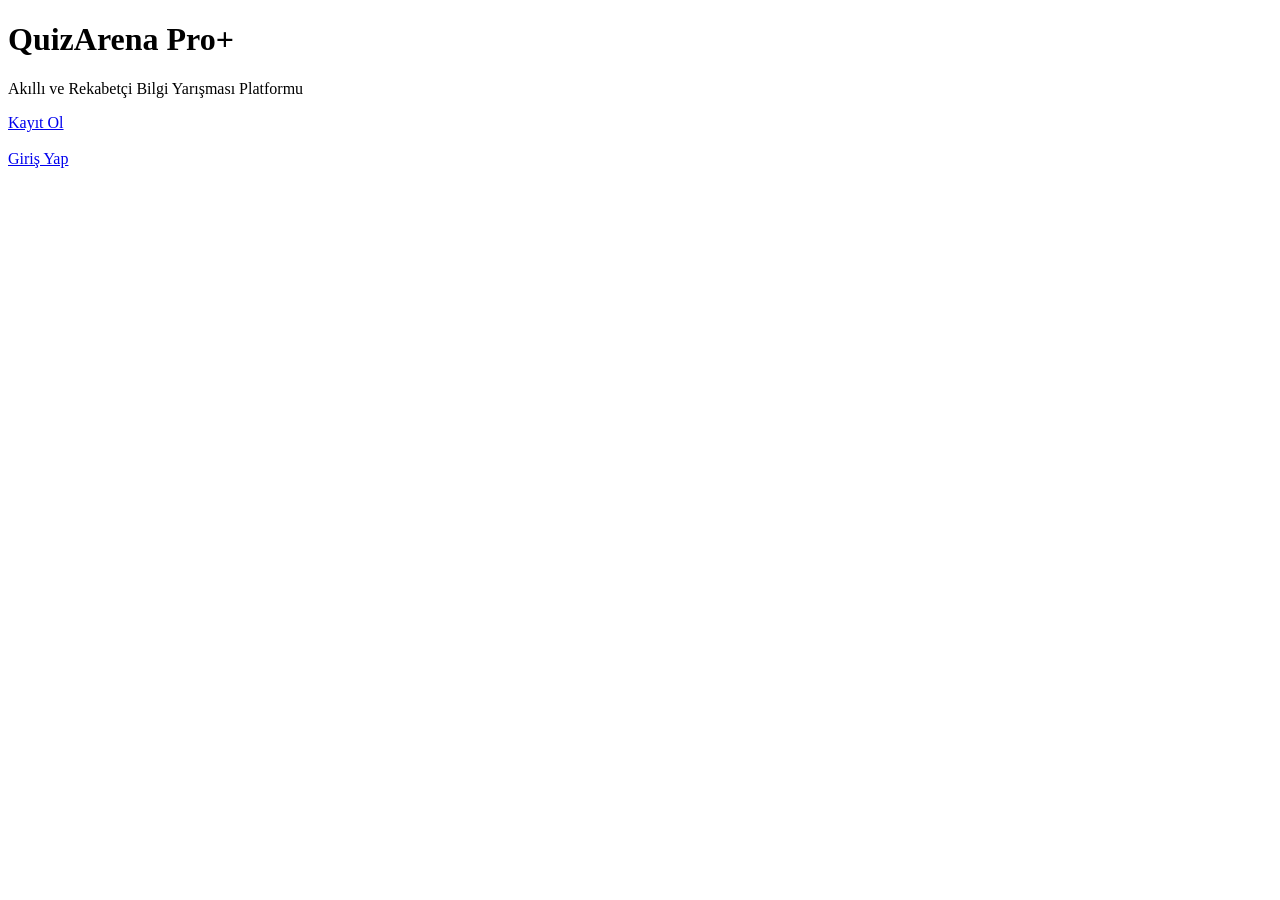
<file: src/main/resources/static/index.html>
<!DOCTYPE html>
<html lang="tr">
<head>
    <meta charset="UTF-8">
    <title>QuizArena Pro+</title>
</head>
<body>

    <h1>QuizArena Pro+</h1>
    <p>Akıllı ve Rekabetçi Bilgi Yarışması Platformu</p>

    <a href="/register">Kayıt Ol</a>
    <br><br>
    <a href="/login">Giriş Yap</a>

</body>
</html>
</file>
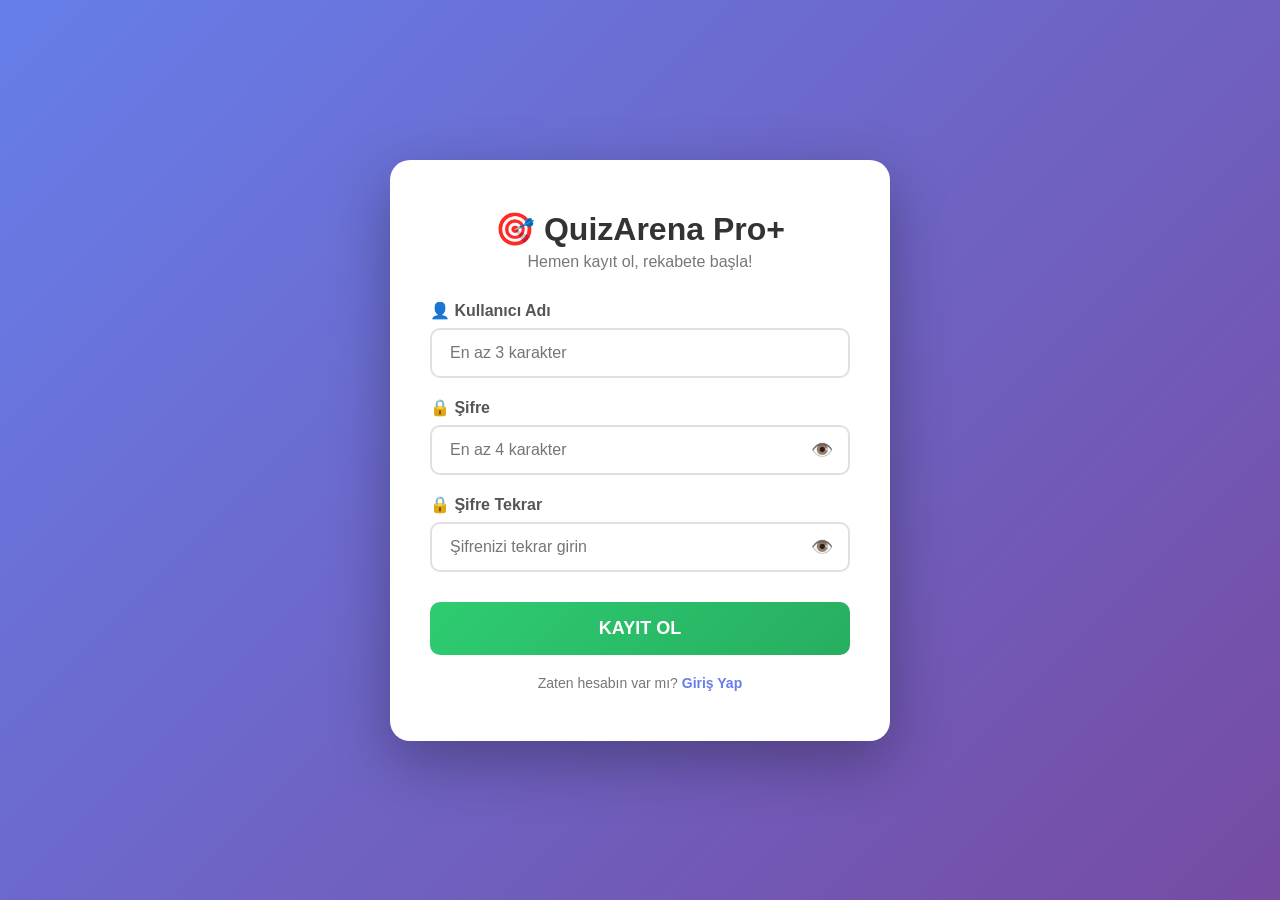
<file: frontend/register.html>
<!DOCTYPE html>
<html lang="tr">
<head>
    <meta charset="UTF-8">
    <meta name="viewport" content="width=device-width, initial-scale=1.0">
    <title>QuizArena Pro+ - Kayıt Ol</title>
    
    <link rel="stylesheet" href="css/register.css">
</head>
<body>
    
    <div class="container">
        
        <div class="register-card">
            
            <h1>🎯 QuizArena Pro+</h1>
            <p class="subtitle">Hemen kayıt ol, rekabete başla!</p>
            
            <form id="registerForm" novalidate>
                
                <!-- Kullanıcı adı -->
                <div class="input-group">
                    <label for="username">👤 Kullanıcı Adı</label>
                    <input 
                        type="text" 
                        id="username" 
                        placeholder="En az 3 karakter" 
                        required
                    >
                </div>
                
                <!-- Şifre (Göster/Sakla butonlu) -->
                <div class="input-group">
                    <label for="password">🔒 Şifre</label>
                    <div class="password-wrapper">
                        <input 
                            type="password" 
                            id="password" 
                            placeholder="En az 4 karakter" 
                            maxlength="20"
                            required
                        >
                        <button type="button" id="togglePassword" class="toggle-password">
                            👁️
                        </button>
                    </div>
                </div>
                
                <!-- Şifre Tekrar (Göster/Sakla butonlu) -->
                <div class="input-group">
                    <label for="confirmPassword">🔒 Şifre Tekrar</label>
                    <div class="password-wrapper">
                        <input 
                            type="password" 
                            id="confirmPassword" 
                            placeholder="Şifrenizi tekrar girin" 
                            maxlength="20"
                            required
                        >
                        <button type="button" id="toggleConfirm" class="toggle-password">
                            👁️
                        </button>
                    </div>
                </div>
                
                <!-- Kayıt ol butonu -->
                <button type="submit" class="register-btn">KAYIT OL</button>
                
                <p class="login-link">
                    Zaten hesabın var mı? <a href="index.html">Giriş Yap</a>
                </p>
                
            </form>
            
        </div>
        
    </div>
   <script src="js/config.js"></script>
    <script src="js/register.js"></script>
</body>
</html>
</file>
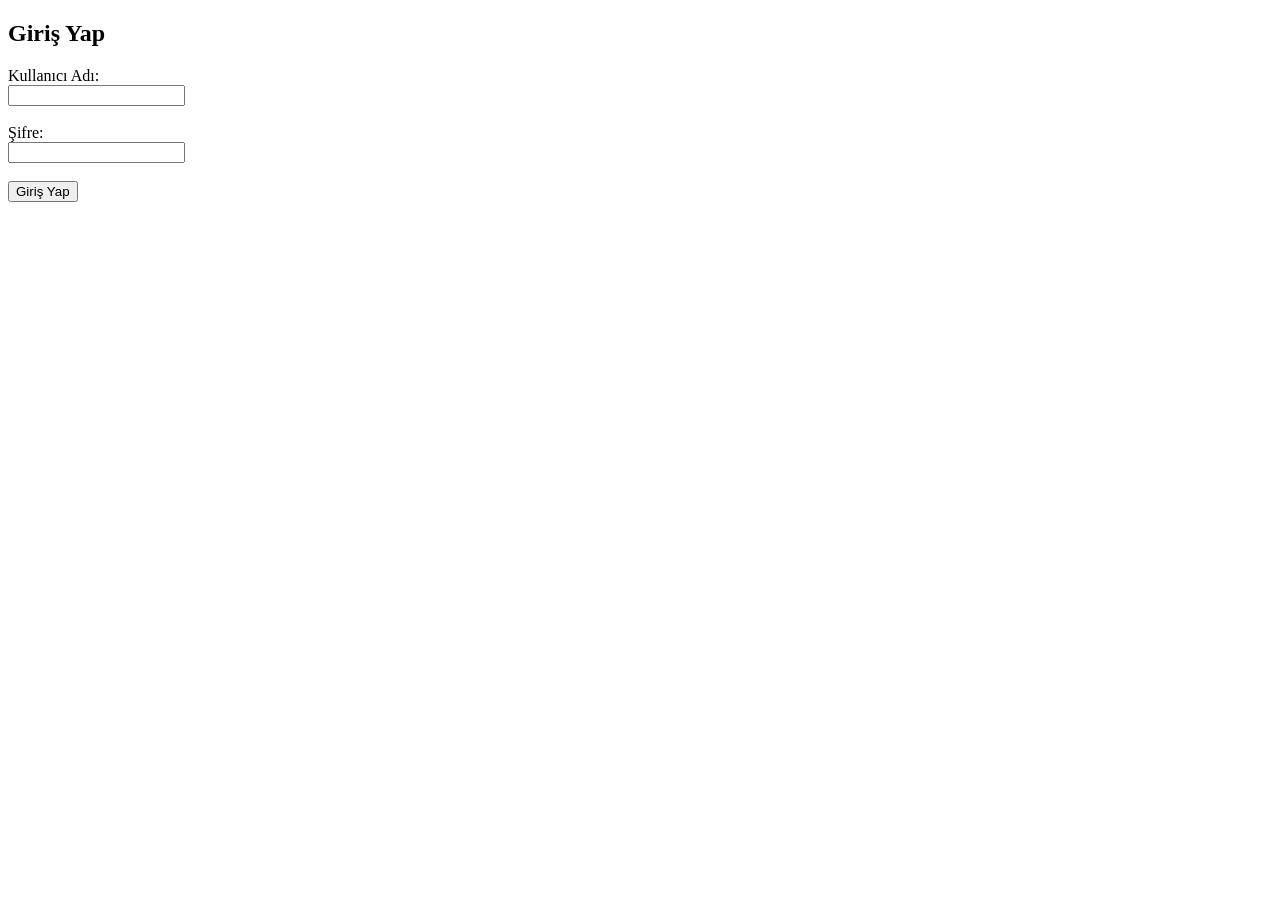
<file: src/main/resources/templates/login.html>
<!DOCTYPE html>
<html>
<head>
    <meta charset="UTF-8">
    <title>Giriş Yap</title>
</head>
<body>

<h2>Giriş Yap</h2>

<form method="post" action="/login">
    <label>Kullanıcı Adı:</label><br>
    <input type="text" name="username"><br><br>

    <label>Şifre:</label><br>
    <input type="password" name="password"><br><br>

    <button type="submit">Giriş Yap</button>
</form>

</body>
</html>
</file>
<file: frontend/css/register.css>
/* 
  ========================================
  REGISTER.CSS - Responsive Register Sayfası
  ========================================
*/

/* ========== GENEL SIFIRLAMA ========== */
* {
    margin: 0;
    padding: 0;
    box-sizing: border-box;
}

body {
    font-family: 'Segoe UI', Tahoma, Geneva, Verdana, sans-serif;
    background: linear-gradient(135deg, #667eea, #764ba2);
    min-height: 100vh;
}

.container {
    display: flex;
    align-items: center;
    justify-content: center;
    min-height: 100vh;
    padding: 20px;
}

/* ========== KAYIT KARTI ========== */
.register-card {
    background: white;
    border-radius: 20px;
    padding: 40px 30px;
    box-shadow: 0 20px 60px rgba(0, 0, 0, 0.3);
    text-align: center;
    width: 100%;
}

.register-card h1 {
    font-size: 28px;
    color: #333;
    margin-bottom: 5px;
}

.subtitle {
    color: #777;
    margin-bottom: 30px;
    font-size: 14px;
}

/* ========== INPUT GRUPLARI ========== */
.input-group {
    margin-bottom: 20px;
    text-align: left;
}

.input-group label {
    display: block;
    margin-bottom: 8px;
    color: #555;
    font-weight: 600;
    font-size: 14px;
}

.input-group input {
    width: 100%;
    padding: 12px 15px;
    border: 2px solid #e0e0e0;
    border-radius: 10px;
    font-size: 16px;
    transition: border-color 1s ease;
}

.input-group input:focus {
    outline: none;
    border-color: #667eea;
}

/* ========== ŞİFRE GÖSTER/SAKLA ========== */
.password-wrapper {
    position: relative;
    display: flex;
    align-items: center;
}

.password-wrapper input {
    padding-right: 45px;
}

.toggle-password {
    position: absolute;
    right: 12px;
    top: 50%;
    transform: translateY(-50%);
    background: none;
    border: none;
    cursor: pointer;
    font-size: 18px;
    padding: 5px;
    line-height: 1;
    color: #888;
    transition: color 0.2s ease;
}

.toggle-password:hover {
    color: #333;
}

/* ========== KAYIT BUTONU ========== */
.register-btn {
    width: 100%;
    padding: 14px;
    background: linear-gradient(135deg, #2ecc71, #27ae60);
    color: white;
    border: none;
    border-radius: 10px;
    font-size: 16px;
    font-weight: bold;
    cursor: pointer;
    margin-top: 10px;
    transition: transform 0.2s ease, box-shadow 0.2s ease;
}

.register-btn:hover {
    transform: translateY(-2px);
    box-shadow: 0 5px 20px rgba(46, 204, 113, 0.4);
}

.register-btn:active {
    transform: translateY(0);
}

/* ========== LOGIN LINK ========== */
.login-link {
    margin-top: 20px;
    color: #777;
    font-size: 14px;
}

.login-link a {
    color: #667eea;
    text-decoration: none;
    font-weight: 600;
}

.login-link a:hover {
    text-decoration: underline;
}

/* ========== HATA MESAJLARI ========== */
.error-message {
    color: #e74c3c;
    font-size: 12px;
    margin-top: 5px;
    text-align: left;
    animation: shake 0.3s ease;
}

@keyframes shake {
    0%, 100% { transform: translateX(0); }
    25% { transform: translateX(-5px); }
    75% { transform: translateX(5px); }
}

.input-group input.error {
    border-color: #e74c3c !important;
}

/* ========== BUTON LOADING ========== */
.register-btn.loading {
    opacity: 0.7;
    cursor: not-allowed;
    pointer-events: none;
}

/* ============================================================
   RESPONSIVE - MEDIA QUERIES
   ============================================================ */

/* 📱 Mobil */
@media screen and (max-width: 480px) {
    .register-card {
        padding: 30px 20px;
        border-radius: 15px;
    }
    .register-card h1 {
        font-size: 22px;
    }
    .subtitle {
        font-size: 12px;
        margin-bottom: 25px;
    }
    .input-group input {
        padding: 10px 12px;
        font-size: 14px;
    }
    .register-btn {
        padding: 12px;
        font-size: 14px;
    }
}

/* 💻 Tablet */
@media screen and (min-width: 481px) and (max-width: 768px) {
    .register-card {
        max-width: 400px;
        padding: 35px 30px;
    }
    .register-card h1 {
        font-size: 26px;
    }
}

/* 🖥️ Masaüstü */
@media screen and (min-width: 769px) {
    .register-card {
        max-width: 500px;
        padding: 50px 40px;
    }
    .register-card h1 {
        font-size: 32px;
    }
    .subtitle {
        font-size: 16px;
    }
    .input-group label {
        font-size: 16px;
    }
    .input-group input {
        padding: 14px 18px;
        font-size: 16px;
    }
    .register-btn {
        padding: 16px;
        font-size: 18px;
    }
}
</file>
